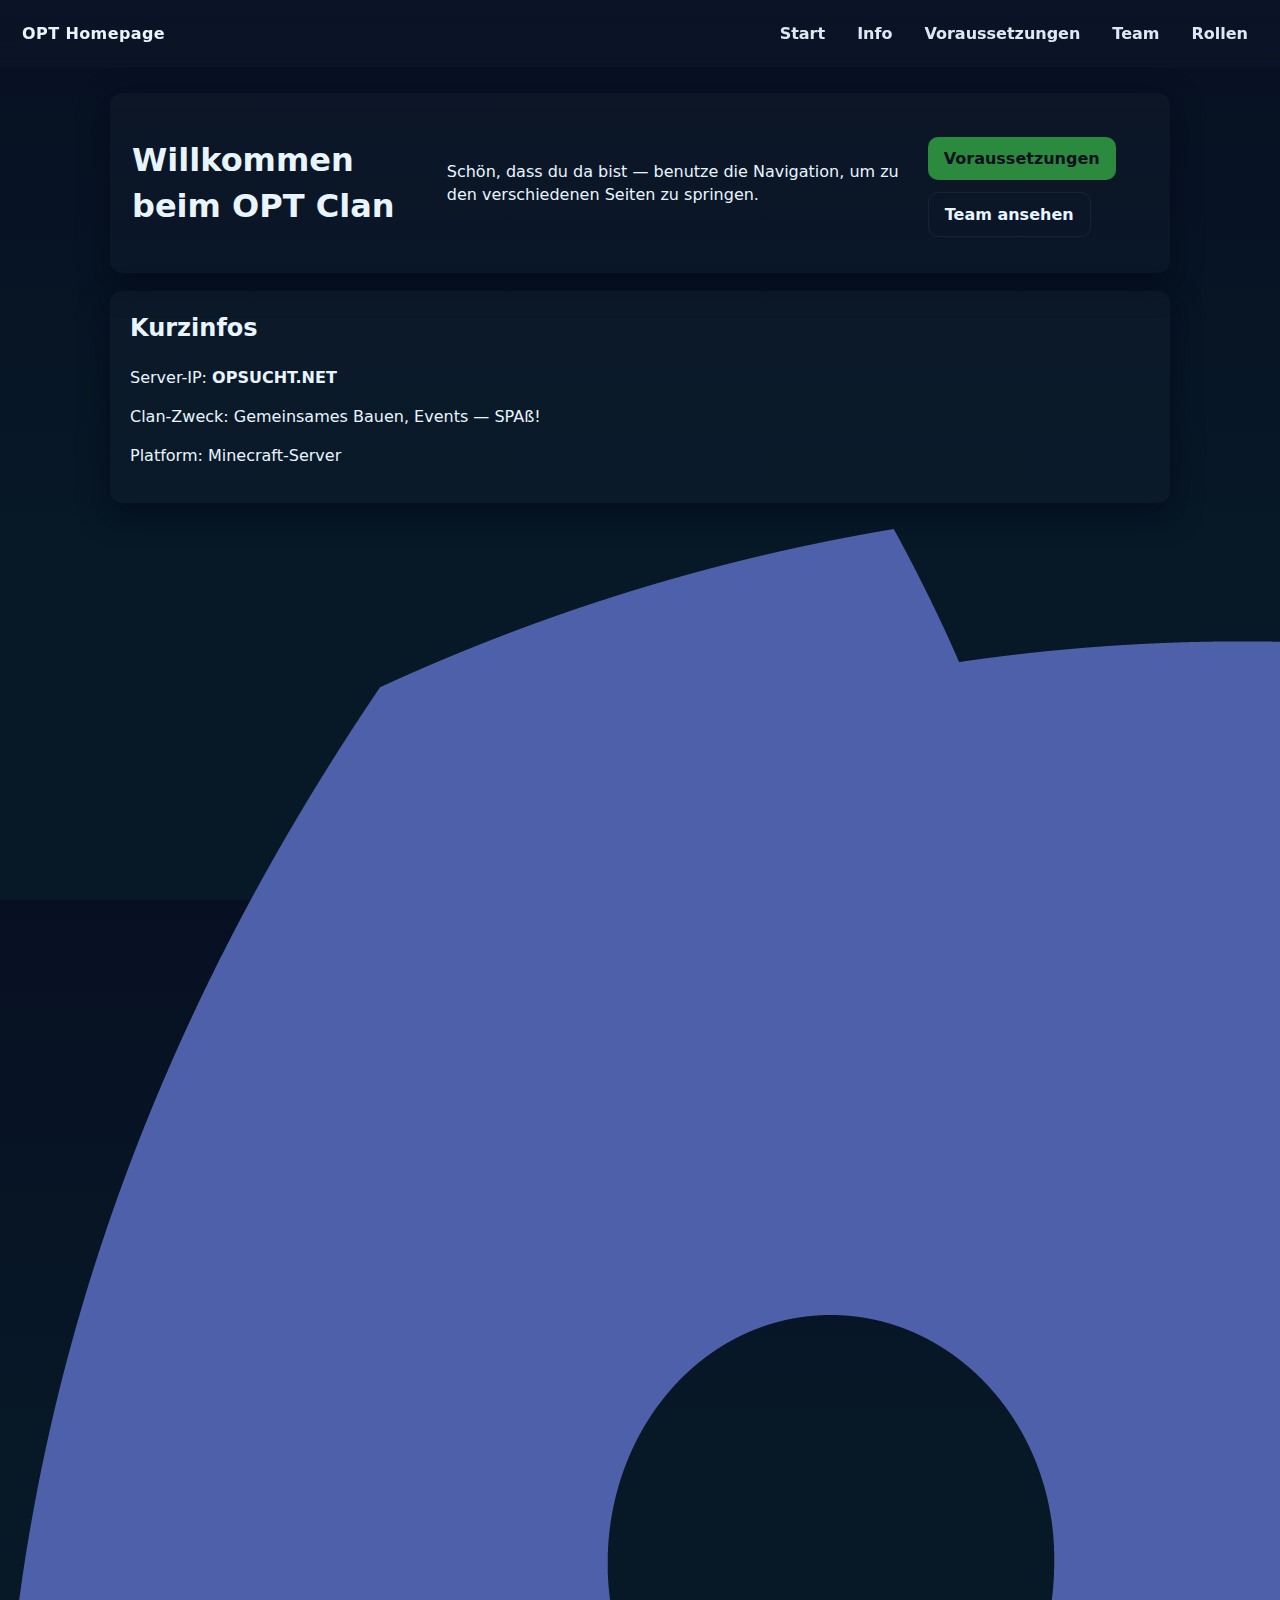
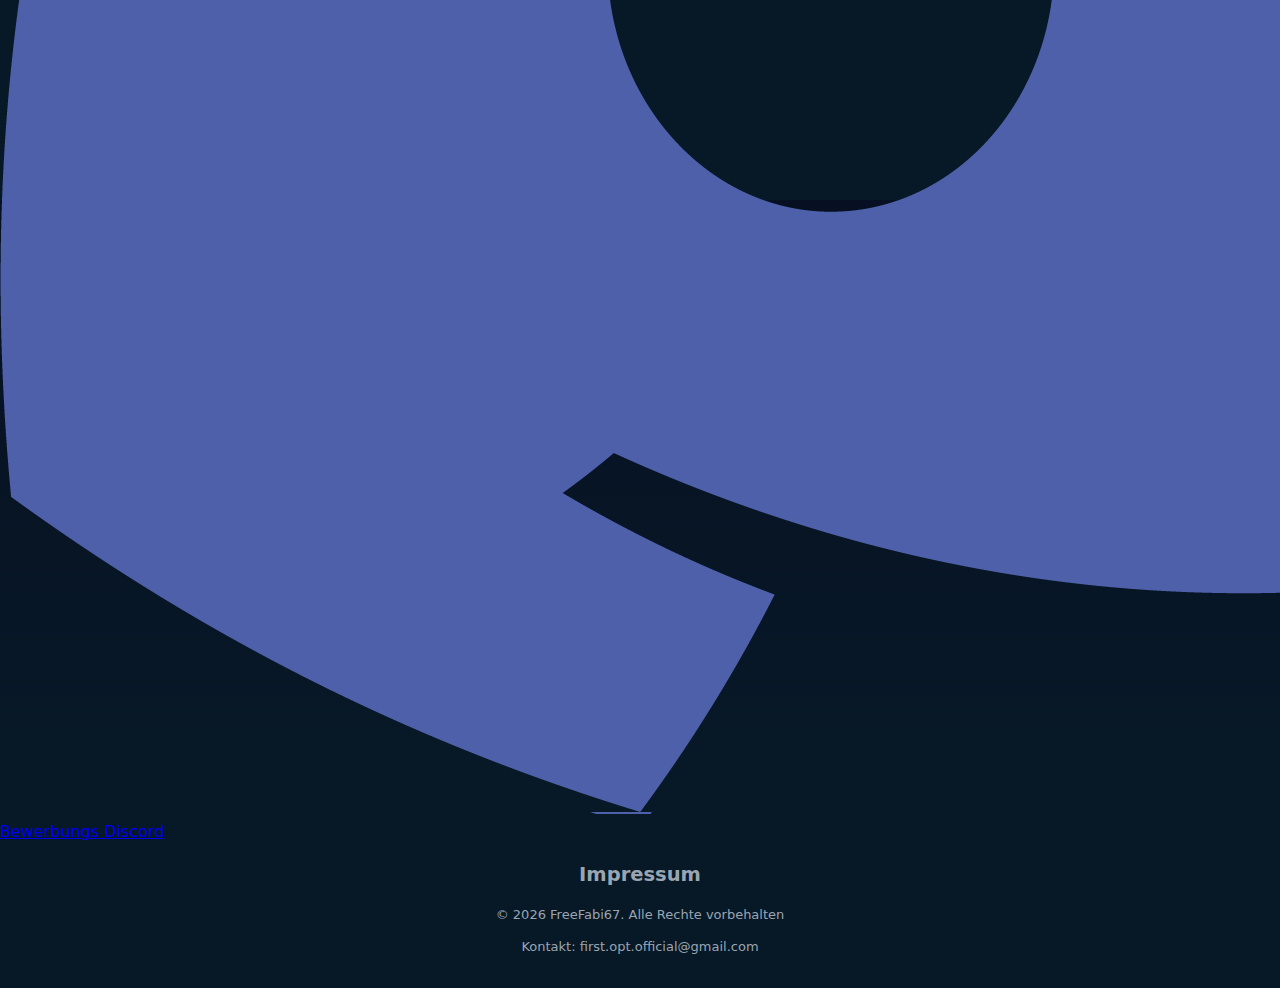
<file: index.html>
<!doctype html>
<html lang="de">
<head>
  <meta charset="utf-8" />
  <meta name="viewport" content="width=device-width,initial-scale=1" />
  <title>Clan — Start</title>
  <link rel="stylesheet" href="styles.css">
</head>
<body>
  <header class="site-header">
    <div class="brand">OPT Homepage</div>
    <nav class="navbar">
  <a href="index.html">Start</a>
  <a href="info.html">Info</a>
  <a href="requirements.html">Voraussetzungen</a>
  <a href="team.html">Team</a>
  <a href="roles.html">Rollen</a>
</nav>
  </header>

  <main class="container">
    <section class="hero card">
      <h1>Willkommen beim OPT Clan</h1>
      <p>Schön, dass du da bist — benutze die Navigation, um zu den verschiedenen Seiten zu springen.</p>
      <div class="cta">
        <a class="btn" href="requirements.html">Voraussetzungen</a>
        <a class="btn ghost" href="team.html">Team ansehen</a>
      </div>
    </section>

    <section class="card">
      <h2>Kurzinfos</h2>
      <p>Server-IP: <strong>OPSUCHT.NET</strong></p>
      <p>Clan-Zweck: Gemeinsames Bauen, Events — SPAß!</p>
	  <p>Platform: Minecraft-Server </p>
    </section>
  </main>

<a href="https://discord.gg/6Xq8JVTJtD" class="discord-link" target="_blank" rel="noopener">
  <img src="discord.png" alt="Discord">
  <span>Bewerbungs Discord</span>
</a>
	
<footer class="site-footer">
  <h2>Impressum</h2>
  <p>© 2026 FreeFabi67. Alle Rechte vorbehalten</p>
  <p>Kontakt: first.opt.official@gmail.com</p>
</footer>

</body>
</html>
</file>
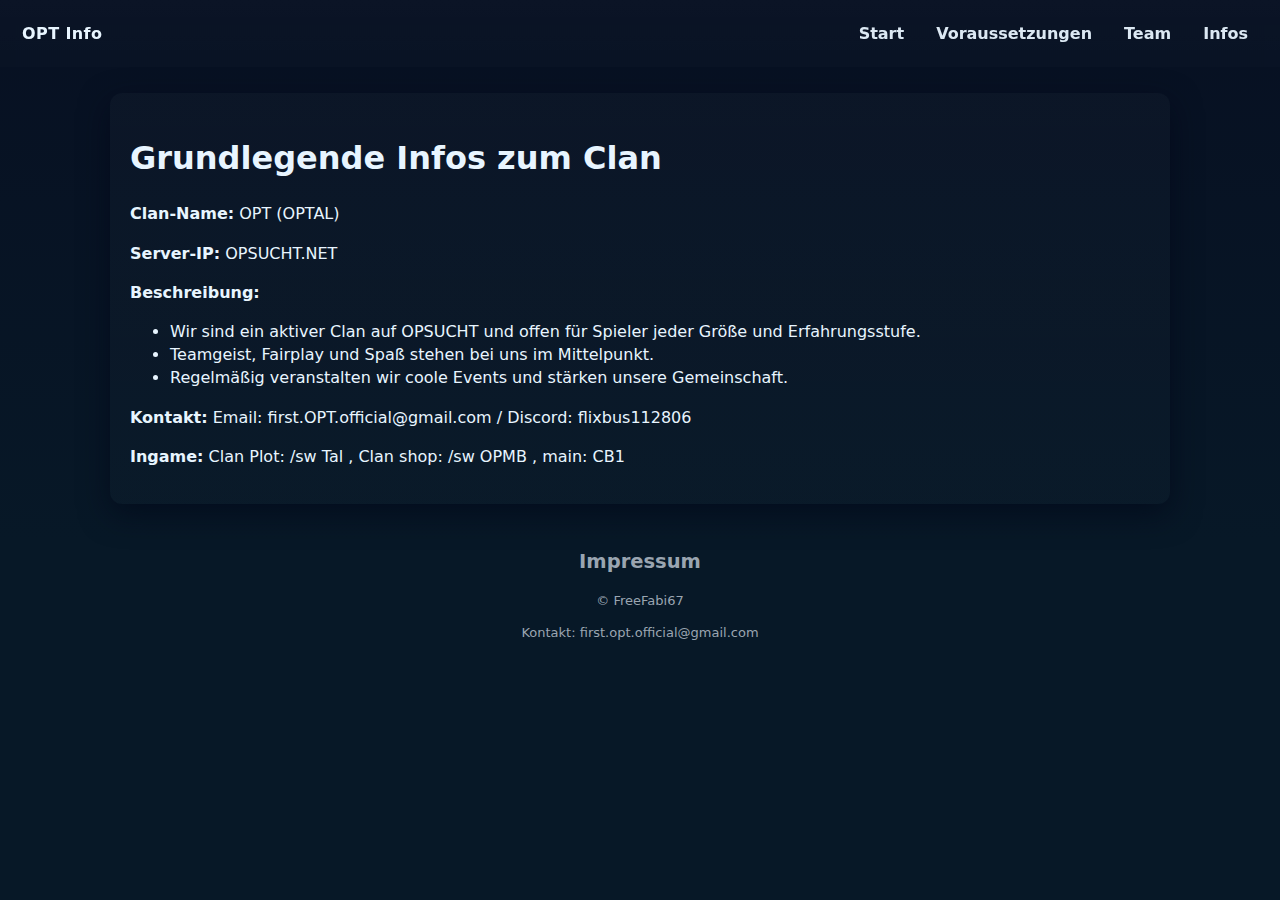
<file: Info.html>
<!doctype html>
<html lang="de">
<head>
  <meta charset="utf-8" />
  <meta name="viewport" content="width=device-width,initial-scale=1" />
  <title>Clan — Infos</title>
  <link rel="stylesheet" href="styles.css">
</head>
<body>
  <header class="site-header">
    <div class="brand">OPT Info</div>
    <nav>
      <a href="index.html">Start</a>
      <a href="requirements.html">Voraussetzungen</a>
      <a href="team.html">Team</a>
      <a href="info.html">Infos</a>
    </nav>
  </header>

  <main class="container">
    <article class="card">
      <h1>Grundlegende Infos zum Clan</h1>

      <div>
        <p><strong>Clan-Name:</strong> OPT (OPTAL)</p>
        <p><strong>Server-IP:</strong> OPSUCHT.NET</p>
        <p><strong>Beschreibung:</strong></p>
<ul>
  <li>Wir sind ein aktiver Clan auf OPSUCHT und offen für Spieler jeder Größe und Erfahrungsstufe.</li>
  <li>Teamgeist, Fairplay und Spaß stehen bei uns im Mittelpunkt.</li>
  <li>Regelmäßig veranstalten wir coole Events und stärken unsere Gemeinschaft.</li>
</ul>
        <p><strong>Kontakt:</strong> Email: first.OPT.official@gmail.com / Discord: flixbus112806 </p>
		<p><strong>Ingame:</strong> Clan Plot: /sw Tal , Clan shop: /sw OPMB , main: CB1</p>
      </div>

      <p class="muted"></p>
    </article>
  </main>

<footer class="site-footer">
  <h2>Impressum</h2>
  <p>© FreeFabi67</p>
  <p>Kontakt: first.opt.official@gmail.com</p>
</footer>

</body>
</html>
</file>
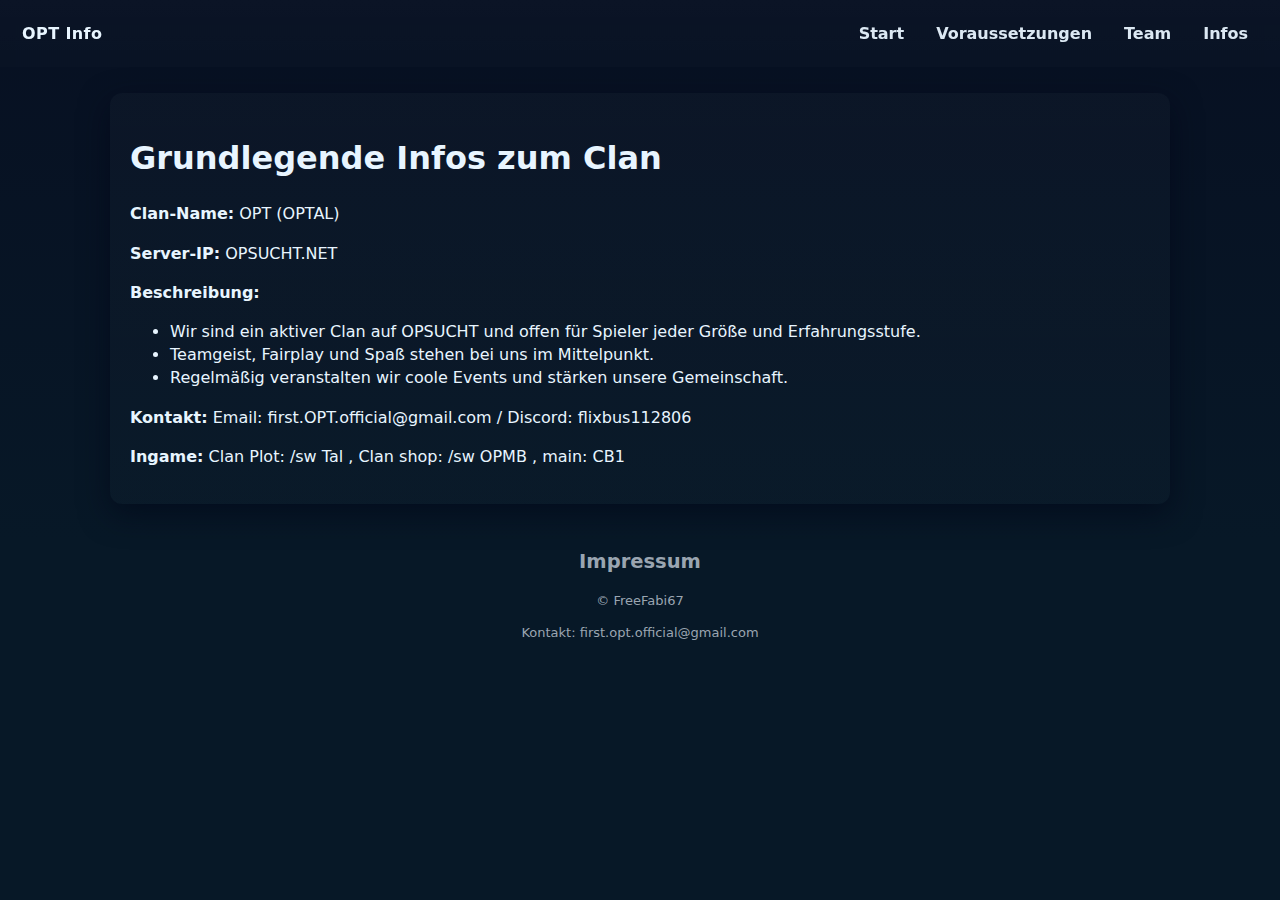
<file: info.html>
<!doctype html>
<html lang="de">
<head>
  <meta charset="utf-8" />
  <meta name="viewport" content="width=device-width,initial-scale=1" />
  <title>Clan — Infos</title>
  <link rel="stylesheet" href="styles.css">
</head>
<body>
  <header class="site-header">
    <div class="brand">OPT Info</div>
    <nav>
      <a href="index.html">Start</a>
      <a href="requirements.html">Voraussetzungen</a>
      <a href="team.html">Team</a>
      <a href="info.html">Infos</a>
    </nav>
  </header>

  <main class="container">
    <article class="card">
      <h1>Grundlegende Infos zum Clan</h1>

      <div>
        <p><strong>Clan-Name:</strong> OPT (OPTAL)</p>
        <p><strong>Server-IP:</strong> OPSUCHT.NET</p>
        <p><strong>Beschreibung:</strong></p>
<ul>
  <li>Wir sind ein aktiver Clan auf OPSUCHT und offen für Spieler jeder Größe und Erfahrungsstufe.</li>
  <li>Teamgeist, Fairplay und Spaß stehen bei uns im Mittelpunkt.</li>
  <li>Regelmäßig veranstalten wir coole Events und stärken unsere Gemeinschaft.</li>
</ul>
        <p><strong>Kontakt:</strong> Email: first.OPT.official@gmail.com / Discord: flixbus112806 </p>
		<p><strong>Ingame:</strong> Clan Plot: /sw Tal , Clan shop: /sw OPMB , main: CB1</p>
      </div>

      <p class="muted"></p>
    </article>
  </main>

<footer class="site-footer">
  <h2>Impressum</h2>
  <p>© FreeFabi67</p>
  <p>Kontakt: first.opt.official@gmail.com</p>
</footer>

</body>
</html>
</file>
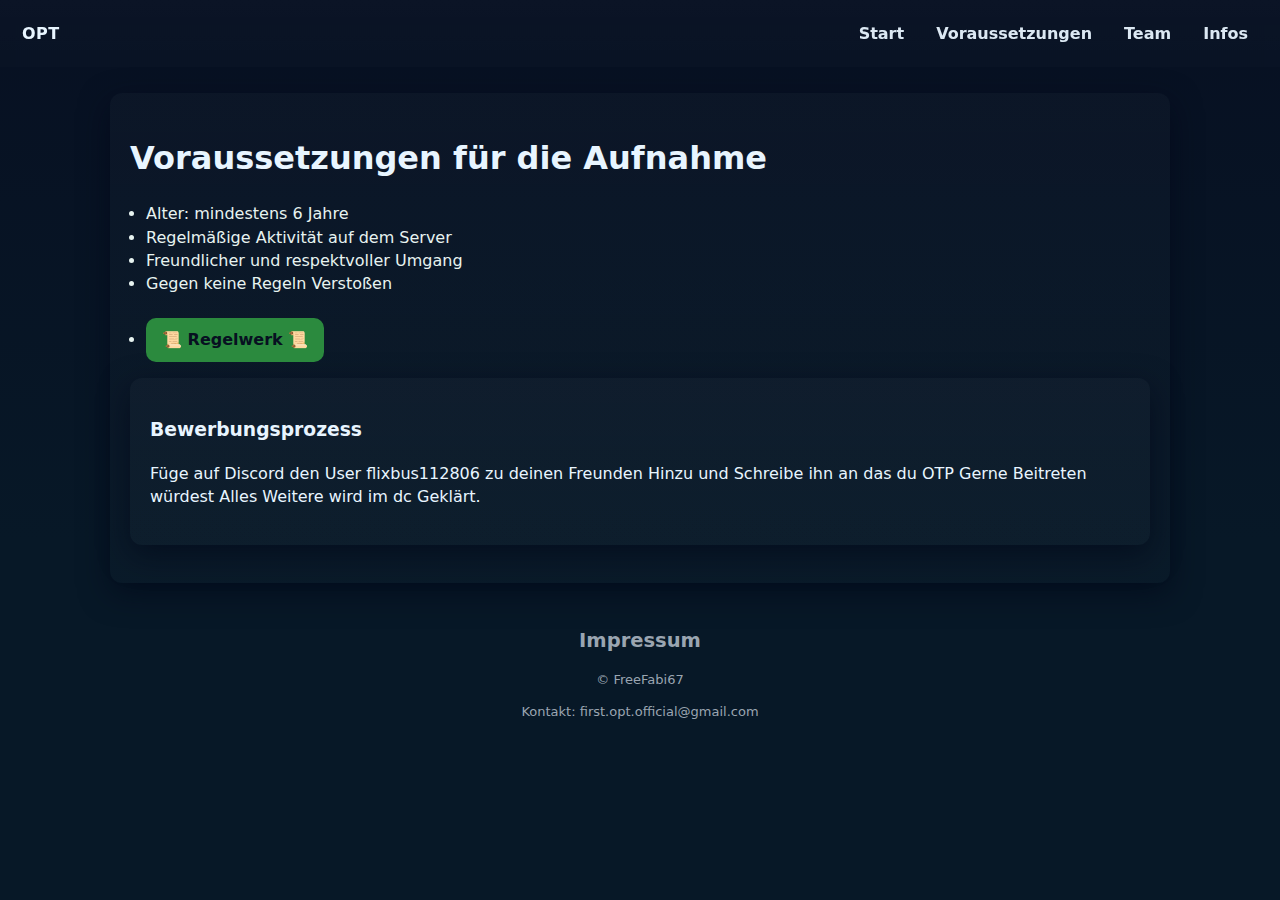
<file: Requirements.html>
<!doctype html>
<html lang="de">
<head>
  <meta charset="utf-8" />
  <meta name="viewport" content="width=device-width,initial-scale=1" />
  <title>Clan — Voraussetzungen</title>
  <link rel="stylesheet" href="styles.css">
</head>
<body>
  <header class="site-header">
    <div class="brand">OPT</div>
    <nav>
      <a href="index.html">Start</a>
      <a href="requirements.html">Voraussetzungen</a>
      <a href="team.html">Team</a>
      <a href="info.html">Infos</a>
    </nav>
  </header>

  <main class="container">
    <article class="card">
      <h1>Voraussetzungen für die Aufnahme</h1>
      <ul class="requirements">
        <li>Alter: mindestens 6 Jahre</li>
        <li>Regelmäßige Aktivität auf dem Server</li>
        <li>Freundlicher und respektvoller Umgang</li>
        <li>Gegen keine Regeln Verstoßen</li>
		<br>
		<li><a class="btn small" href="https://freefabi67official-ux.github.io/OPT-rules/" target="_blank" rel="noopener">📜 Regelwerk 📜</a>
      </ul>

      <section class="card small">
        <h3>Bewerbungsprozess</h3>
        <p>Füge auf Discord den User flixbus112806 zu deinen Freunden Hinzu und Schreibe ihn an das du OTP Gerne Beitreten würdest Alles Weitere wird im dc Geklärt.</p>
      </section>
    </article>
  </main>

<footer class="site-footer">
  <h2>Impressum</h2>
  <p>© FreeFabi67</p>
  <p>Kontakt: first.opt.official@gmail.com</p>
</footer>

</body>
</html>
</file>
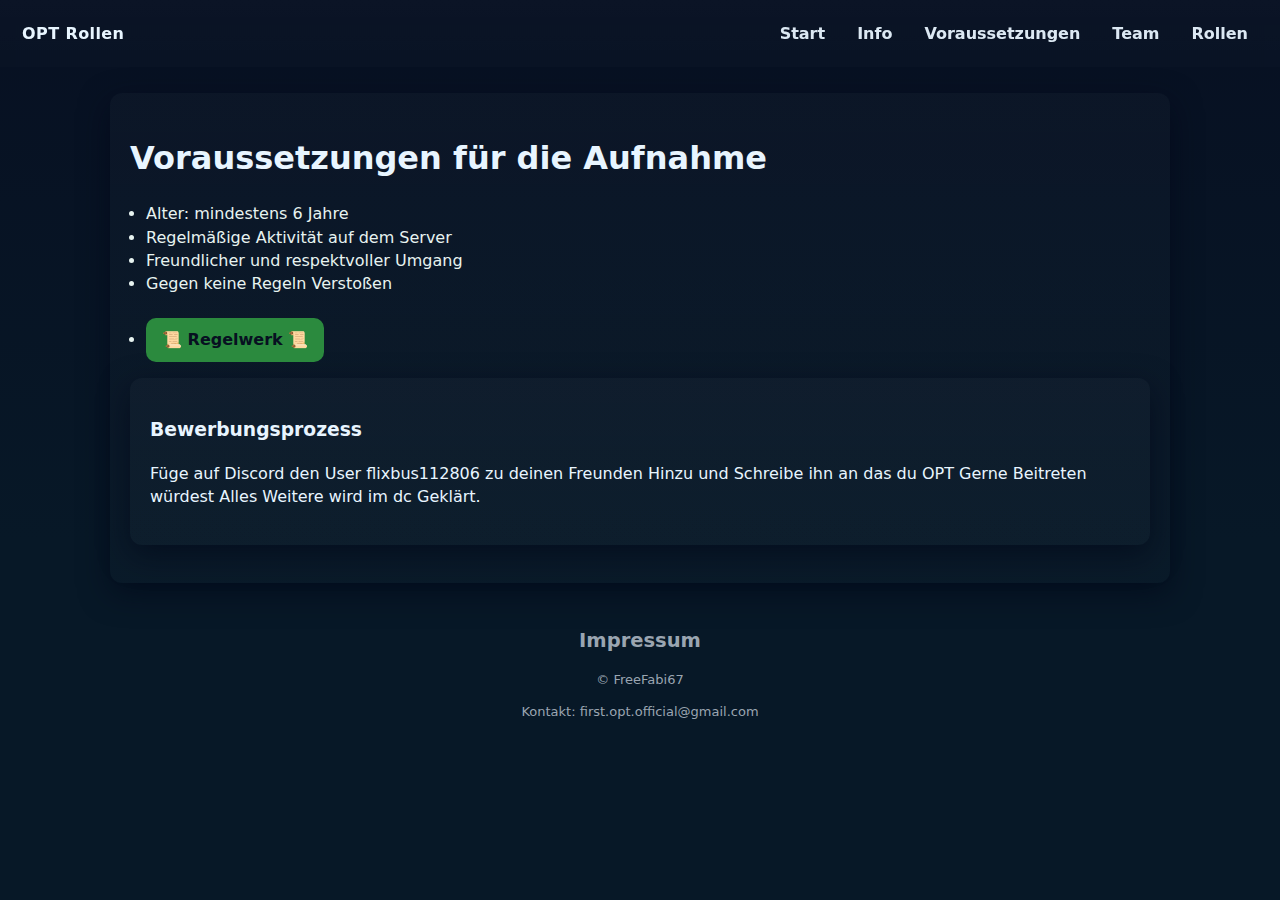
<file: requirements.html>
<!DOCTYPE html>
<html lang="de">
<head>
  <meta charset="UTF-8">
  <meta name="viewport" content="width=device-width, initial-scale=1.0">
  <title>OPT | Rollen</title>
  <link rel="stylesheet" href="styles.css">
</head>
<body>

  <!-- Header / Navbar -->
  <header class="site-header">
    <div class="brand">OPT Rollen</div>
    <nav>
      <a href="index.html">Start</a>
      <a href="info.html">Info</a>
      <a href="requirements.html">Voraussetzungen</a>
      <a href="team.html">Team</a>
      <a href="roles.html">Rollen</a>
    </nav>

  </header>

  <main class="container">
    <article class="card">
      <h1>Voraussetzungen für die Aufnahme</h1>
      <ul class="requirements">
        <li>Alter: mindestens 6 Jahre</li>
        <li>Regelmäßige Aktivität auf dem Server</li>
        <li>Freundlicher und respektvoller Umgang</li>
        <li>Gegen keine Regeln Verstoßen</li>
		<br>
		<li><a class="btn small" href="https://freefabi67official-ux.github.io/OPT-rules/" target="_blank" rel="noopener">📜 Regelwerk 📜</a>
      </ul>

      <section class="card small">
        <h3>Bewerbungsprozess</h3>
        <p>Füge auf Discord den User flixbus112806 zu deinen Freunden Hinzu und Schreibe ihn an das du OPT Gerne Beitreten würdest Alles Weitere wird im dc Geklärt.</p>
      </section>
    </article>
  </main>

<footer class="site-footer">
  <h2>Impressum</h2>
  <p>© FreeFabi67</p>
  <p>Kontakt: first.opt.official@gmail.com</p>
</footer>

</body>
</html>
</file>
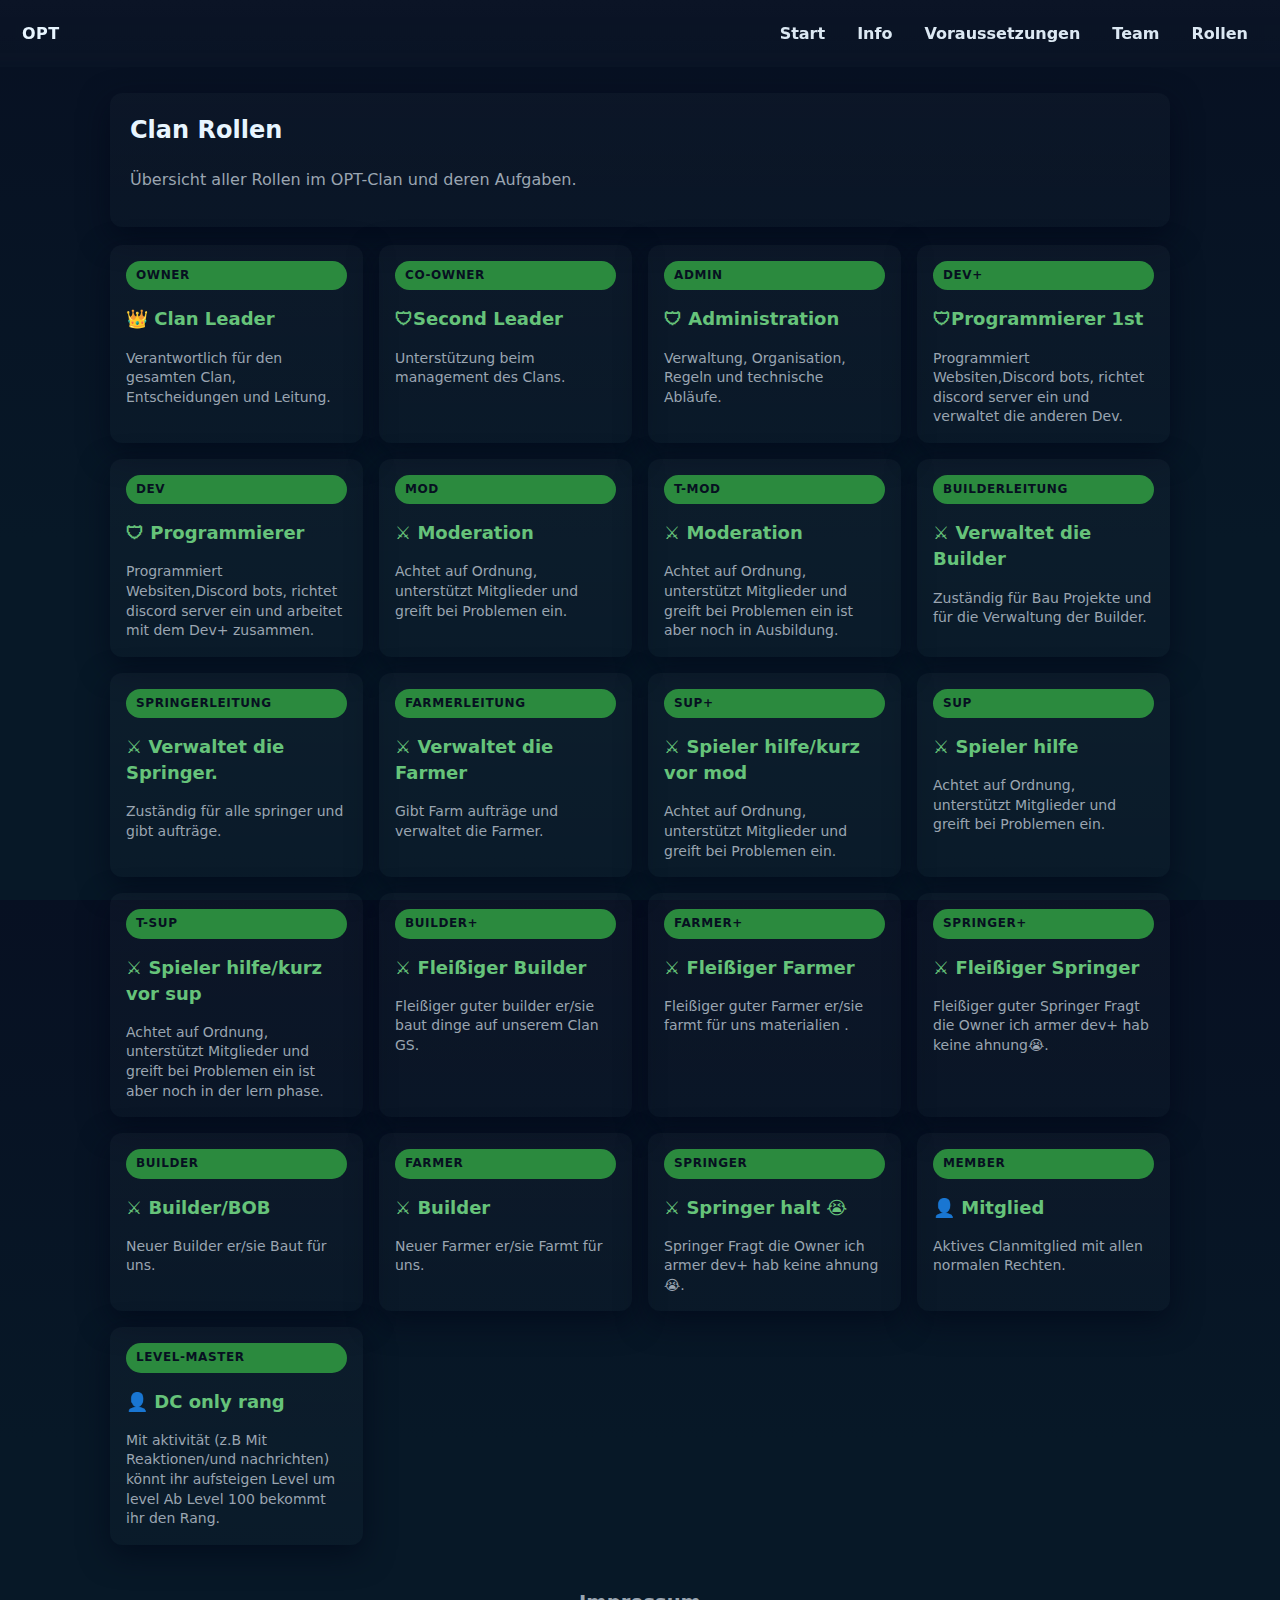
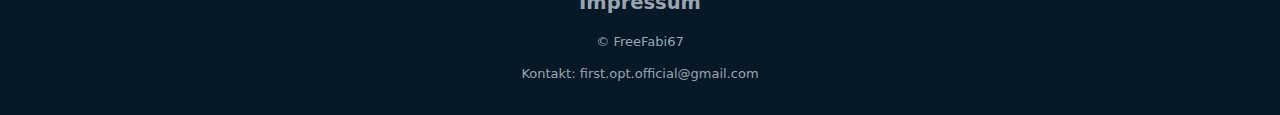
<file: roles.html>
<!DOCTYPE html>
<html lang="de">
<head>
  <meta charset="UTF-8">
  <meta name="viewport" content="width=device-width, initial-scale=1.0">
  <title>OPT | Rollen</title>
  <link rel="stylesheet" href="styles.css">
</head>
<body>

  <!-- Header / Navbar -->
  <header class="site-header">
    <div class="brand">OPT</div>
    <nav>
      <a href="index.html">Start</a>
      <a href="info.html">Info</a>
      <a href="requirements.html">Voraussetzungen</a>
      <a href="team.html">Team</a>
      <a href="roles.html">Rollen</a>
    </nav>
  </header>

  <!-- Content -->
  <main class="container">

    <section class="card">
      <h2>Clan Rollen</h2>
      <p class="muted">
        Übersicht aller Rollen im OPT-Clan und deren Aufgaben.
      </p>
    </section>

    <section class="roles-grid">

      <div class="role-card">
        <span class="rank">OWNER</span>
        <h3>👑 Clan Leader</h3>
        <p>
          Verantwortlich für den gesamten Clan, Entscheidungen und Leitung.
        </p>
      </div>

      <div class="role-card">
        <span class="rank">Co-Owner</span>
        <h3>🛡Second Leader</h3>
        <p>
           Unterstützung beim management des Clans.
        </p>
      </div>

      <div class="role-card">
        <span class="rank">ADMIN</span>
        <h3>🛡 Administration</h3>
        <p>
          Verwaltung, Organisation, Regeln und technische Abläufe.
        </p>
      </div>
	  
	         <div class="role-card">
        <span class="rank">Dev+</span>
        <h3>🛡Programmierer 1st</h3>
        <p>
           Programmiert Websiten,Discord bots, richtet discord server ein und verwaltet die anderen Dev.
        </p>
      </div>

      <div class="role-card">
        <span class="rank">Dev</span>
        <h3>🛡 Programmierer</h3>
        <p>
          Programmiert Websiten,Discord bots, richtet discord server ein und arbeitet mit dem Dev+ zusammen.
        </p>
      </div>

      <div class="role-card">
        <span class="rank">MOD</span>
        <h3>⚔ Moderation</h3>
        <p>
          Achtet auf Ordnung, unterstützt Mitglieder und greift bei Problemen ein.
        </p>
      </div>
      
	   <div class="role-card">
        <span class="rank">T-MOD</span>
        <h3>⚔ Moderation</h3>
        <p>
          Achtet auf Ordnung, unterstützt Mitglieder und greift bei Problemen ein ist aber noch in Ausbildung.
        </p>
      </div>
	  
	   <div class="role-card">
        <span class="rank">Builderleitung</span>
        <h3>⚔ Verwaltet die Builder</h3>
        <p>
          Zuständig für Bau Projekte und für die Verwaltung der Builder.
        </p>
      </div>
	  
	   <div class="role-card">
        <span class="rank">Springerleitung</span>
        <h3>⚔ Verwaltet die Springer.</h3>
        <p>
          Zuständig für alle springer und gibt aufträge.
        </p>
      </div>
	  
	   <div class="role-card">
        <span class="rank">Farmerleitung</span>
        <h3>⚔ Verwaltet die Farmer</h3>
        <p>
          Gibt Farm aufträge und verwaltet die Farmer.
        </p>
      </div>
	  
	   <div class="role-card">
        <span class="rank">Sup+</span>
        <h3>⚔ Spieler hilfe/kurz vor mod</h3>
        <p>
          Achtet auf Ordnung, unterstützt Mitglieder und greift bei Problemen ein.
        </p>
      </div>
	  
	  	   <div class="role-card">
        <span class="rank">Sup</span>
        <h3>⚔ Spieler hilfe</h3>
        <p>
          Achtet auf Ordnung, unterstützt Mitglieder und greift bei Problemen ein.
        </p>
      </div>
	  
	  	  	   <div class="role-card">
        <span class="rank">T-Sup</span>
        <h3>⚔ Spieler hilfe/kurz vor sup</h3>
        <p>
          Achtet auf Ordnung, unterstützt Mitglieder und greift bei Problemen ein ist aber noch in der lern phase.
        </p>
      </div>
	  
	  	  	   <div class="role-card">
        <span class="rank">Builder+</span>
        <h3>⚔ Fleißiger Builder </h3>
        <p>
          Fleißiger guter builder er/sie baut dinge auf unserem Clan GS.
        </p>
      </div>
	  
	  	  	   <div class="role-card">
        <span class="rank">Farmer+</span>
        <h3>⚔ Fleißiger Farmer</h3>
        <p>
          Fleißiger guter Farmer er/sie farmt für uns materialien .
        </p>
      </div>
	  
	  	  	   <div class="role-card">
        <span class="rank">Springer+</span>
        <h3>⚔ Fleißiger Springer</h3>
        <p>
          Fleißiger guter Springer Fragt die Owner ich armer dev+ hab keine ahnung😭.
        </p>
      </div>
	  
	  	  	   <div class="role-card">
        <span class="rank">Builder</span>
        <h3>⚔ Builder/BOB</h3>
        <p>
          Neuer Builder er/sie Baut für uns.
        </p>
      </div>
	  
	  	  	   <div class="role-card">
        <span class="rank">Farmer</span>
        <h3>⚔ Builder</h3>
        <p>
          Neuer Farmer er/sie Farmt für uns.
        </p>
      </div>
	  
	  	   <div class="role-card">
        <span class="rank">Springer</span>
        <h3>⚔ Springer halt 😭</h3>
        <p>
          Springer Fragt die Owner ich armer dev+ hab keine ahnung😭.
        </p>
      </div>
	  
	  
      <div class="role-card">
        <span class="rank">Member</span>
        <h3>👤 Mitglied</h3>
        <p>
          Aktives Clanmitglied mit allen normalen Rechten.
        </p>
      </div>

 <div class="role-card">
        <span class="rank">Level-Master</span>
        <h3>👤 DC only rang</h3>
        <p>
          Mit aktivität (z.B Mit Reaktionen/und nachrichten) könnt ihr aufsteigen Level um level Ab Level 100 bekommt ihr den Rang. 
        </p>
      </div>

    </section>

  </main>

<footer class="site-footer">
  <h2>Impressum</h2>
  <p>© FreeFabi67</p>
  <p>Kontakt: first.opt.official@gmail.com</p>
</footer>

</body>
</html>
</file>
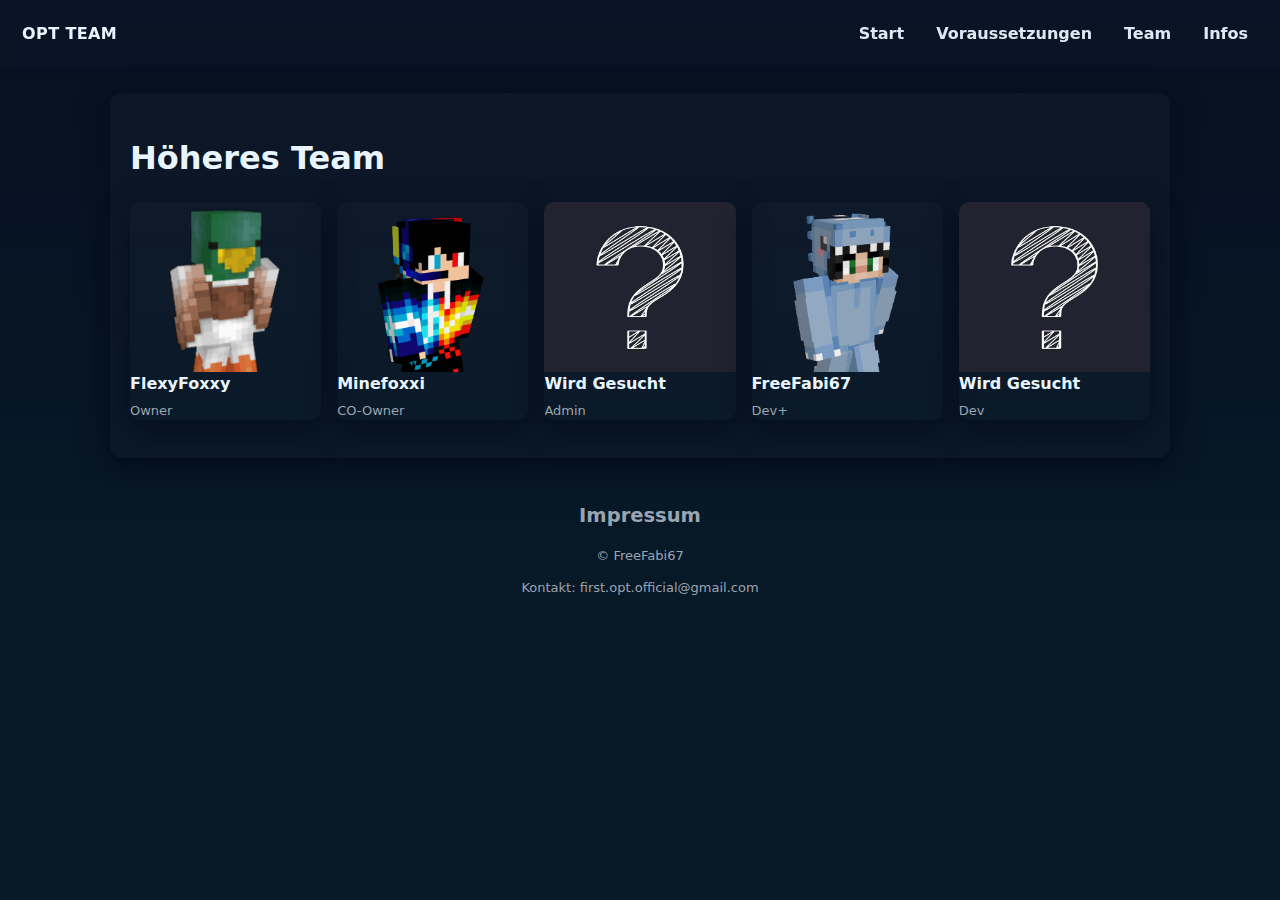
<file: Team.html>
<!doctype html>
<html lang="de">
<head>
  <meta charset="utf-8" />
  <meta name="viewport" content="width=device-width,initial-scale=1" />
  <title>Clan — Team</title>
  <link rel="stylesheet" href="styles.css">
</head>
<body>
  <header class="site-header">
    <div class="brand">OPT TEAM</div>
    <nav>
      <a href="index.html">Start</a>
      <a href="requirements.html">Voraussetzungen</a>
      <a href="team.html">Team</a>
      <a href="info.html">Infos</a>
    </nav>
  </header>

  <main class="container">
    <section class="card">
      <h1>Höheres Team</h1>

      <div class="team-grid">
        <div class="member card">
          <img src="1.png" alt="Mitglied 1">
          <h3>FlexyFoxxy</h3>
          <p class="muted">Owner</p>
        </div>

        <div class="member card">
          <img src="2.png" alt="Mitglied 2">
          <h3>Minefoxxi</h3>
          <p class="muted">CO-Owner</p>
        </div>

        <div class="member card">
          <img src="3.png" alt="Mitglied 3">
          <h3>Wird Gesucht</h3>
          <p class="muted">Admin</p>
        </div>

        <div class="member card">
          <img src="4.png" alt="Mitglied 4">
          <h3>FreeFabi67</h3>
          <p class="muted">Dev+</p>
        </div>

        <div class="member card">
          <img src="5.png" alt="Mitglied 5">
          <h3>Wird Gesucht</h3>
          <p class="muted">Dev</p>
        </div>
      </div>

    </section>
  </main>

<footer class="site-footer">
  <h2>Impressum</h2>
  <p>© FreeFabi67</p>
  <p>Kontakt: first.opt.official@gmail.com</p>
</footer>

</body>
</html>
</file>
<file: styles.css>
/* Verbesserte Styles für OPT (OPTAL) — moderne, saubere UI */
:root{
  --bg-1:#071022; /* seitenhintergrund dunkel */
  --bg-2:#0b1724; /* card bg */
  --muted:#9aa5b1;
  --accent:#2b8a3e;
  --accent-2:#66c37a;
  --glass: rgba(255,255,255,0.03);
  --card-shadow: 0 10px 30px rgba(2,6,23,0.6);
  --radius:12px;
}
*{box-sizing:border-box}
html,body{height:100%}
body{
  margin:0;
  font-family:Inter, ui-sans-serif, system-ui, -apple-system, "Segoe UI", Roboto, "Helvetica Neue", Arial;
  background: linear-gradient(180deg,var(--bg-1), #071827 60%);
  color: #e8f5ff;
  -webkit-font-smoothing:antialiased;
  -moz-osx-font-smoothing:grayscale;
  line-height:1.45;
}
/* Header */
.site-header{
  display:flex;
  align-items:center;
  justify-content:space-between;
  gap:18px;
  padding:14px 22px;
  background: linear-gradient(180deg, rgba(255,255,255,0.02), rgba(255,255,255,0.01));
  backdrop-filter: blur(6px);
  position:sticky;
  top:0;
  z-index:50;
}
.site-header .brand{font-weight:800;letter-spacing:0.4px}
.site-header nav{
  display:flex;align-items:center;gap:12px
}
.site-header nav a{
  color:inherit;
  text-decoration:none;
  padding:8px 10px;
  border-radius:8px;
  font-weight:600;
  opacity:0.95;
  transition:all 180ms ease;
}
.site-header nav a:hover{
  transform:translateY(-2px);
  background:var(--glass);
}
.site-header nav a:focus{outline:2px solid rgba(110,194,150,0.18);outline-offset:3px}
/* Layout */
.container{max-width:1100px;margin:26px auto;padding:0 20px}
.card{
  background: linear-gradient(180deg, rgba(255,255,255,0.02), rgba(255,255,255,0.01));
  padding:20px;border-radius:var(--radius);box-shadow:var(--card-shadow);margin-bottom:18px;
}
/* Hero */
.hero{display:flex;flex-direction:column;gap:14px;padding:18px}
.hero .title{font-size:24px;margin:0}
.hero .lead{color:var(--muted);margin:0}
.cta{margin-top:8px;display:flex;gap:12px;flex-wrap:wrap}
.btn{
  display:inline-block;padding:10px 16px;border-radius:10px;text-decoration:none;font-weight:700;
  transition:transform 160ms ease, box-shadow 160ms ease;
}
.btn{background:var(--accent);color:#071021}
.btn:hover{transform:translateY(-3px);box-shadow:0 8px 20px rgba(43,138,62,0.14)}
.btn.ghost{background:transparent;border:1px solid rgba(255,255,255,0.06);color:inherit}
.btn.ghost:hover{background:rgba(255,255,255,0.02);transform:none}
/* Sections */
h2{margin-top:0}
.requirements{padding-left:16px;list-style:disc;color:#e7f3f0}
.muted{color:var(--muted)}
/* Team grid */
.team-grid{display:grid;grid-template-columns:repeat(auto-fit,minmax(180px,1fr));gap:16px;margin-top:12px}
.member{border-radius:10px;overflow:hidden;display:flex;flex-direction:column;align-items:stretch;background:linear-gradient(180deg, rgba(255,255,255,0.01), rgba(255,255,255,0.005));padding:0}
.member img{width:100%;height:170px;object-fit:cover;display:block;transition:transform 220ms ease}
.member .meta{padding:12px}
.member h3{margin:0 0 6px 0;font-size:16px}
.member p{margin:0;color:var(--muted);font-size:13px}
.member:hover img{transform:scale(1.04)}
.member:focus-within{outline:3px solid rgba(43,138,62,0.12)}
/* Editable & info */
.editable{padding:12px;background:rgba(255,255,255,0.01);border-radius:8px}
/* Footer */
.site-footer{text-align:center;padding:18px 0;color:var(--muted);font-size:13px}
/* Responsive tweaks */
@media(min-width:880px){
  .hero{flex-direction:row;align-items:center;justify-content:space-between;padding:22px}
  .hero .title{font-size:28px}
}
@media(max-width:520px){
  .site-header{padding:10px 12px}
  .site-header nav a{padding:6px 8px;font-size:14px}
  .member img{height:140px}
}
/* Utilities */
.code{background:rgba(0,0,0,0.18);padding:2px 6px;border-radius:6px;font-family:monospace;font-size:13px}

/* =========================
   Rollen-Seite (NEU)
   ========================= */

.roles-grid{
  display:grid;
  grid-template-columns:repeat(auto-fit, minmax(220px, 1fr));
  gap:16px;
  margin-top:16px;
}

.role-card{
  background: linear-gradient(180deg, rgba(255,255,255,0.025), rgba(255,255,255,0.01));
  border-radius: var(--radius);
  padding:16px;
  box-shadow: var(--card-shadow);
  transition: transform 180ms ease, box-shadow 180ms ease;
  overflow: hidden;
  display: flex;
  flex-direction: column;
  gap:10px;
}

.role-card:hover{
  transform: translateY(-4px);
  box-shadow: 0 14px 36px rgba(2,6,23,0.75);
}

.role-card h3{
  margin:0 0 6px 0;
  font-size:18px;
  color: var(--accent-2);
}

.role-card .rank{
  font-size:12px;
  font-weight:700;
  letter-spacing:0.6px;
  color:#071021;
  background: var(--accent);
  display:inline-block;
  padding:6px 10px;
  border-radius:999px;
  margin-bottom:6px;
  text-transform:uppercase;
}

.role-card p{
  margin:0;
  color: var(--muted);
  font-size:14px;
  line-height:1.4;
}

/* Optional: kleine Icon-Box oben rechts in der Karte */
.role-card .icon{
  margin-left:auto;
  font-size:20px;
  filter:drop-shadow(0 6px 16px rgba(0,0,0,0.35));
}

/* Responsive tweaks für Rollen */
@media(max-width:520px){
  .roles-grid{grid-template-columns:1fr}
  .role-card{padding:12px}
}

/* Utility: farbige Varianten (falls du verschiedene Akzente möchtest) */
.role-card.variant-amber .rank{background:#ff9f1c}
.role-card.variant-red .rank{background:#ff4d6d}
.role-card.variant-blue .rank{background:#1e90ff}
</file>
